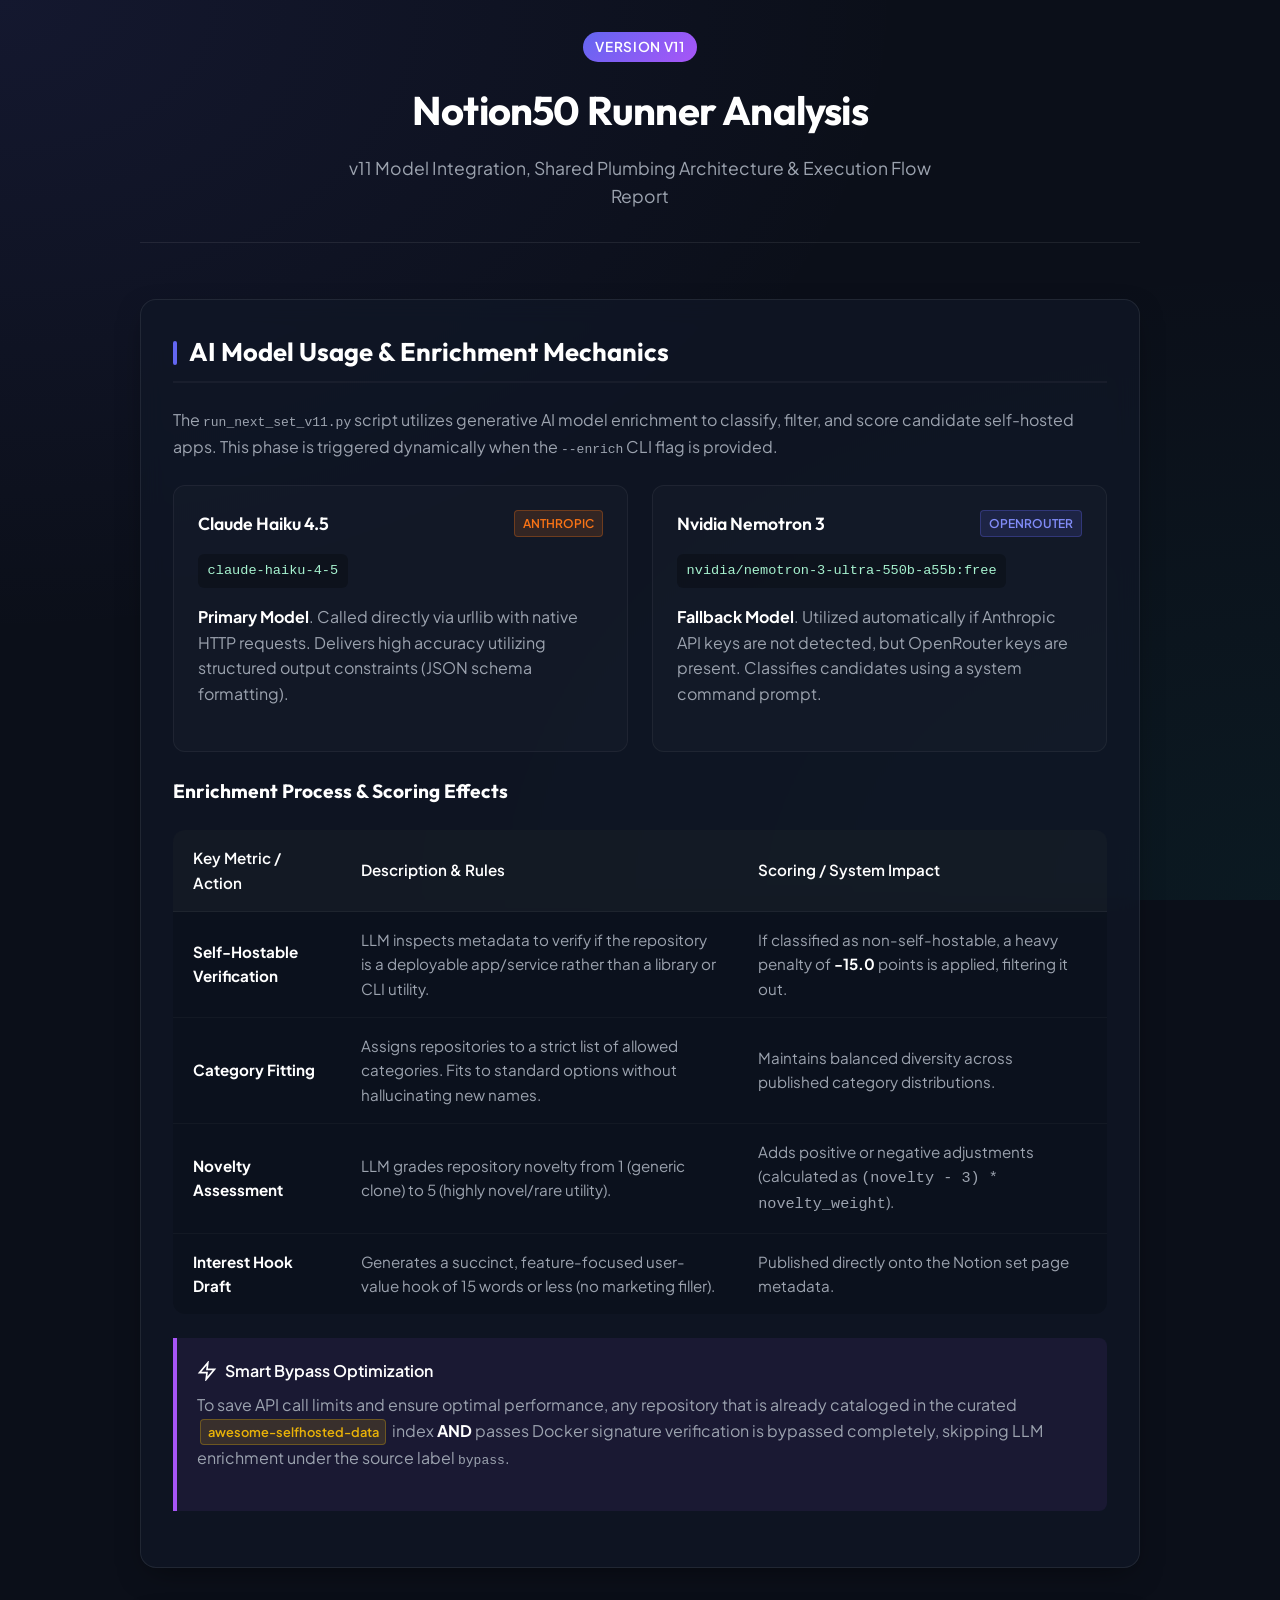
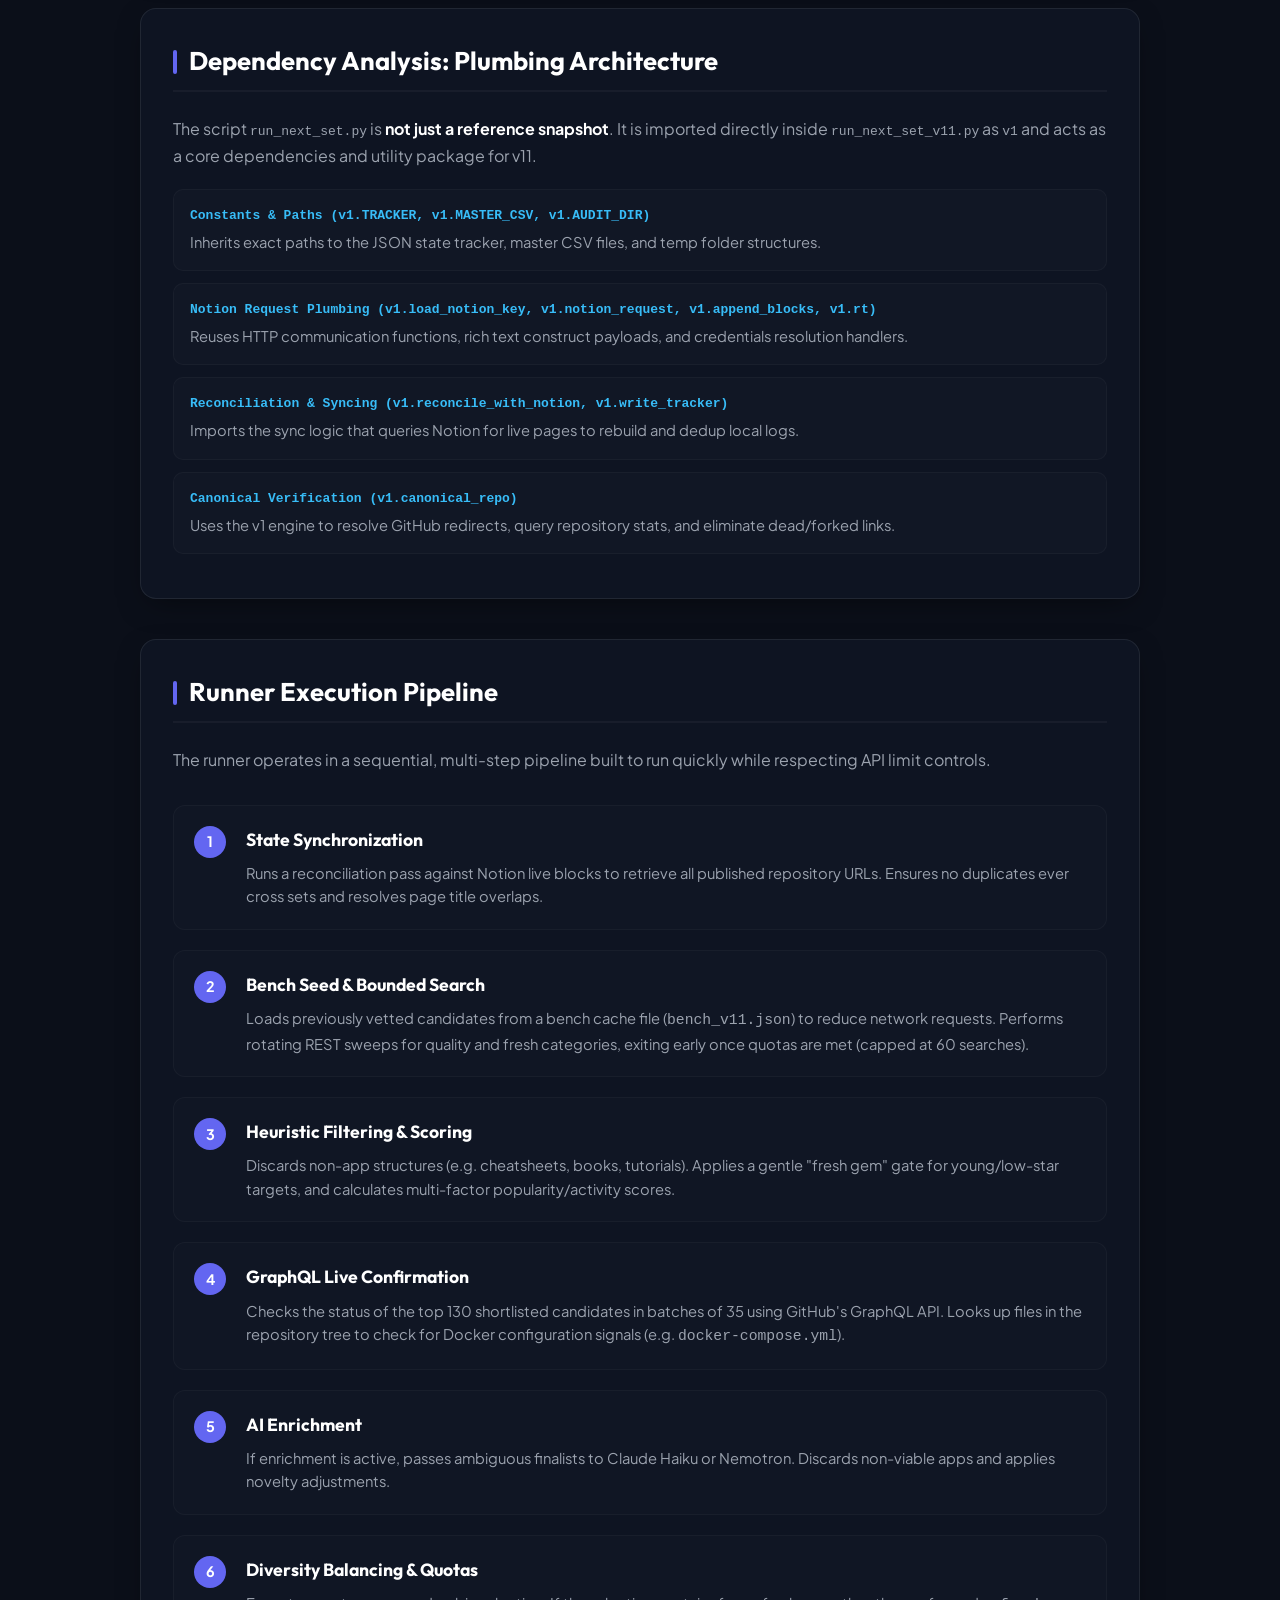
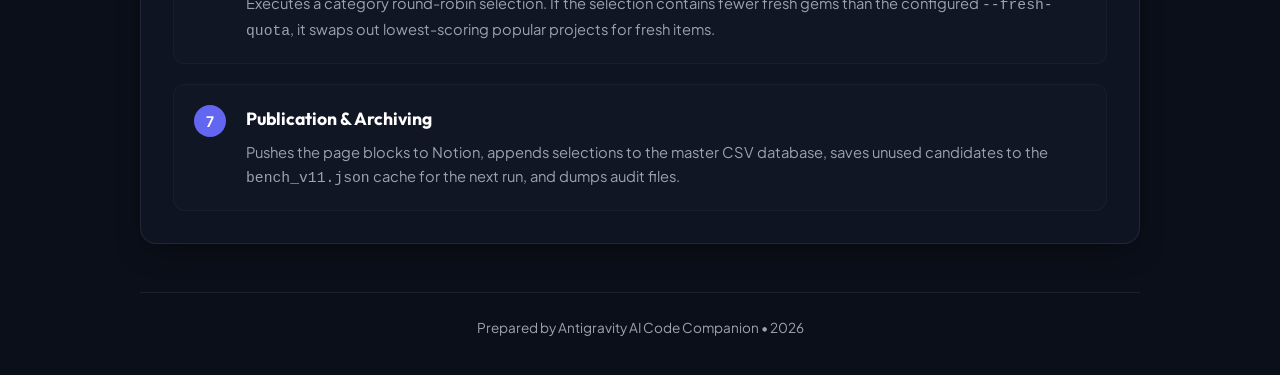
<file: v11-fresh-dir/agy-reports/model_analysis_and_workflow_report.html>
<!DOCTYPE html>
<html lang="en">
<head>
  <meta charset="UTF-8">
  <meta name="viewport" content="width=device-width, initial-scale=1.0">
  <title>Notion50 Runner Analysis: v11 Model Usage & Workflow Report</title>
  <link rel="preconnect" href="https://fonts.googleapis.com">
  <link rel="preconnect" href="https://fonts.gstatic.com" crossorigin>
  <link href="https://fonts.googleapis.com/css2?family=Outfit:wght@300;400;500;600;700&family=Plus+Jakarta+Sans:wght@300;400;500;600;700&display=swap" rel="stylesheet">
  <style>
    :root {
      --bg-color: #0b0f19;
      --card-bg: rgba(17, 24, 39, 0.7);
      --card-border: rgba(255, 255, 255, 0.08);
      --text-main: #f3f4f6;
      --text-muted: #9ca3af;
      --text-highlight: #ffffff;
      --primary: #6366f1;
      --primary-hover: #4f46e5;
      --secondary: #0d9488;
      --accent: #d97706;
      --danger: #ef4444;
      --success: #10b981;
      --fresh-color: #a855f7;
    }

    * {
      box-sizing: border-box;
      margin: 0;
      padding: 0;
    }

    body {
      font-family: 'Plus Jakarta Sans', sans-serif;
      background-color: var(--bg-color);
      color: var(--text-main);
      line-height: 1.6;
      padding: 2rem 1rem;
      background-image: 
        radial-gradient(at 0% 0%, rgba(99, 102, 241, 0.1) 0px, transparent 50%),
        radial-gradient(at 100% 100%, rgba(13, 148, 136, 0.08) 0px, transparent 50%);
      background-attachment: fixed;
    }

    .container {
      max-width: 1000px;
      margin: 0 auto;
    }

    header {
      text-align: center;
      margin-bottom: 3.5rem;
      padding-bottom: 2rem;
      border-bottom: 1px solid var(--card-border);
    }

    .badge-v11 {
      background: linear-gradient(135deg, var(--primary), #a855f7);
      color: white;
      padding: 0.25rem 0.75rem;
      border-radius: 9999px;
      font-size: 0.85rem;
      font-weight: 600;
      text-transform: uppercase;
      letter-spacing: 0.05em;
      display: inline-block;
      margin-bottom: 1rem;
    }

    h1 {
      font-family: 'Outfit', sans-serif;
      font-size: 2.5rem;
      font-weight: 700;
      color: var(--text-highlight);
      margin-bottom: 0.75rem;
      letter-spacing: -0.02em;
    }

    .subtitle {
      color: var(--text-muted);
      font-size: 1.1rem;
      max-width: 600px;
      margin: 0 auto;
    }

    section {
      background: var(--card-bg);
      border: 1px solid var(--card-border);
      border-radius: 16px;
      padding: 2rem;
      margin-bottom: 2.5rem;
      backdrop-filter: blur(12px);
      box-shadow: 0 10px 30px -10px rgba(0, 0, 0, 0.5);
    }

    h2 {
      font-family: 'Outfit', sans-serif;
      font-size: 1.6rem;
      color: var(--text-highlight);
      margin-bottom: 1.5rem;
      display: flex;
      align-items: center;
      gap: 0.75rem;
      border-bottom: 2px solid rgba(255, 255, 255, 0.04);
      padding-bottom: 0.5rem;
    }

    h2::before {
      content: '';
      display: inline-block;
      width: 4px;
      height: 24px;
      background: var(--primary);
      border-radius: 2px;
    }

    h3 {
      font-family: 'Outfit', sans-serif;
      font-size: 1.2rem;
      color: var(--text-highlight);
      margin-top: 1.5rem;
      margin-bottom: 0.75rem;
    }

    p {
      color: var(--text-muted);
      margin-bottom: 1.25rem;
    }

    strong {
      color: var(--text-highlight);
    }

    /* Model Grid */
    .model-cards {
      display: grid;
      grid-template-columns: 1fr 1fr;
      gap: 1.5rem;
      margin-top: 1.5rem;
      margin-bottom: 1.5rem;
    }

    @media (max-width: 768px) {
      .model-cards {
        grid-template-columns: 1fr;
      }
    }

    .model-card {
      background: rgba(255, 255, 255, 0.02);
      border: 1px solid rgba(255, 255, 255, 0.05);
      border-radius: 12px;
      padding: 1.5rem;
      transition: transform 0.2s ease, border-color 0.2s ease;
    }

    .model-card:hover {
      transform: translateY(-2px);
      border-color: rgba(99, 102, 241, 0.3);
    }

    .model-header {
      display: flex;
      justify-content: space-between;
      align-items: center;
      margin-bottom: 1rem;
    }

    .model-title {
      font-family: 'Outfit', sans-serif;
      font-weight: 600;
      font-size: 1.1rem;
      color: var(--text-highlight);
    }

    .provider-badge {
      font-size: 0.75rem;
      padding: 0.2rem 0.5rem;
      border-radius: 4px;
      font-weight: 600;
      text-transform: uppercase;
    }

    .provider-anthropic {
      background: rgba(249, 115, 22, 0.15);
      color: #f97316;
      border: 1px solid rgba(249, 115, 22, 0.3);
    }

    .provider-openrouter {
      background: rgba(99, 102, 241, 0.15);
      color: #818cf8;
      border: 1px solid rgba(99, 102, 241, 0.3);
    }

    .model-meta {
      font-family: monospace;
      font-size: 0.85rem;
      background: rgba(0, 0, 0, 0.25);
      padding: 0.4rem 0.6rem;
      border-radius: 6px;
      color: #a7f3d0;
      margin-bottom: 1rem;
      display: inline-block;
    }

    .note-box {
      background: rgba(168, 85, 247, 0.08);
      border-left: 4px solid var(--fresh-color);
      border-radius: 0 8px 8px 0;
      padding: 1.25rem;
      margin-top: 1.5rem;
      margin-bottom: 1.5rem;
    }

    .note-box-title {
      font-weight: 600;
      color: var(--text-highlight);
      margin-bottom: 0.5rem;
      display: flex;
      align-items: center;
      gap: 0.5rem;
    }

    /* Table Styling */
    table {
      width: 100%;
      border-collapse: collapse;
      margin: 1.5rem 0;
      font-size: 0.95rem;
      background: rgba(0, 0, 0, 0.15);
      border-radius: 12px;
      overflow: hidden;
    }

    th, td {
      padding: 1rem 1.25rem;
      text-align: left;
    }

    th {
      background: rgba(255, 255, 255, 0.03);
      color: var(--text-highlight);
      font-weight: 600;
      border-bottom: 1px solid var(--card-border);
    }

    td {
      border-bottom: 1px solid rgba(255, 255, 255, 0.03);
      color: var(--text-muted);
    }

    tr:last-child td {
      border-bottom: none;
    }

    tr:hover td {
      color: var(--text-highlight);
      background: rgba(255, 255, 255, 0.01);
    }

    /* List items */
    .dependency-list {
      list-style-type: none;
    }

    .dependency-item {
      background: rgba(255, 255, 255, 0.015);
      border: 1px solid rgba(255, 255, 255, 0.03);
      border-radius: 10px;
      padding: 1rem;
      margin-bottom: 0.75rem;
      display: flex;
      flex-direction: column;
      gap: 0.25rem;
    }

    .dependency-name {
      font-family: monospace;
      font-weight: 600;
      color: #38bdf8;
    }

    .dependency-desc {
      color: var(--text-muted);
      font-size: 0.92rem;
    }

    /* Workflow Steps */
    .workflow {
      display: flex;
      flex-direction: column;
      gap: 1.25rem;
      margin-top: 2rem;
    }

    .step-card {
      display: flex;
      gap: 1.25rem;
      background: rgba(255, 255, 255, 0.01);
      border: 1px solid rgba(255, 255, 255, 0.03);
      border-radius: 12px;
      padding: 1.25rem;
      transition: background-color 0.2s ease, border-color 0.2s ease;
    }

    .step-card:hover {
      background: rgba(255, 255, 255, 0.02);
      border-color: rgba(99, 102, 241, 0.2);
    }

    .step-num {
      width: 32px;
      height: 32px;
      background: var(--primary);
      color: white;
      border-radius: 50%;
      display: flex;
      align-items: center;
      justify-content: center;
      font-weight: 700;
      flex-shrink: 0;
      font-size: 0.9rem;
    }

    .step-content h3 {
      margin-top: 0;
      margin-bottom: 0.5rem;
      font-size: 1.1rem;
    }

    .step-content p {
      margin-bottom: 0;
      font-size: 0.92rem;
    }

    /* Badges */
    .inline-badge {
      display: inline-flex;
      align-items: center;
      justify-content: center;
      padding: 0.1rem 0.4rem;
      border-radius: 4px;
      font-size: 0.8rem;
      font-weight: 600;
      margin: 0 0.2rem;
    }
    
    .badge-docker {
      background: rgba(14, 165, 233, 0.15);
      color: #0ea5e9;
      border: 1px solid rgba(14, 165, 233, 0.3);
    }

    .badge-awesome {
      background: rgba(234, 179, 8, 0.15);
      color: #eab308;
      border: 1px solid rgba(234, 179, 8, 0.3);
    }

    .badge-fresh {
      background: rgba(168, 85, 247, 0.15);
      color: #a855f7;
      border: 1px solid rgba(168, 85, 247, 0.3);
    }

    footer {
      text-align: center;
      color: var(--text-muted);
      font-size: 0.85rem;
      margin-top: 3rem;
      padding-top: 1.5rem;
      border-top: 1px solid var(--card-border);
    }
  </style>
</head>
<body>
  <div class="container">
    <header>
      <span class="badge-v11">Version v11</span>
      <h1>Notion50 Runner Analysis</h1>
      <p class="subtitle">v11 Model Integration, Shared Plumbing Architecture & Execution Flow Report</p>
    </header>

    <!-- SECTION 1: MODELS -->
    <section id="models">
      <h2>AI Model Usage & Enrichment Mechanics</h2>
      <p>
        The <code>run_next_set_v11.py</code> script utilizes generative AI model enrichment to classify, filter, and score candidate self-hosted apps. This phase is triggered dynamically when the <code>--enrich</code> CLI flag is provided.
      </p>

      <div class="model-cards">
        <div class="model-card">
          <div class="model-header">
            <span class="model-title">Claude Haiku 4.5</span>
            <span class="provider-badge provider-anthropic">Anthropic</span>
          </div>
          <span class="model-meta">claude-haiku-4-5</span>
          <p>
            <strong>Primary Model</strong>. Called directly via urllib with native HTTP requests. Delivers high accuracy utilizing structured output constraints (JSON schema formatting).
          </p>
        </div>

        <div class="model-card">
          <div class="model-header">
            <span class="model-title">Nvidia Nemotron 3</span>
            <span class="provider-badge provider-openrouter">OpenRouter</span>
          </div>
          <span class="model-meta">nvidia/nemotron-3-ultra-550b-a55b:free</span>
          <p>
            <strong>Fallback Model</strong>. Utilized automatically if Anthropic API keys are not detected, but OpenRouter keys are present. Classifies candidates using a system command prompt.
          </p>
        </div>
      </div>

      <h3>Enrichment Process & Scoring Effects</h3>
      <table>
        <thead>
          <tr>
            <th>Key Metric / Action</th>
            <th>Description & Rules</th>
            <th>Scoring / System Impact</th>
          </tr>
        </thead>
        <tbody>
          <tr>
            <td><strong>Self-Hostable Verification</strong></td>
            <td>LLM inspects metadata to verify if the repository is a deployable app/service rather than a library or CLI utility.</td>
            <td>If classified as non-self-hostable, a heavy penalty of <strong>-15.0</strong> points is applied, filtering it out.</td>
          </tr>
          <tr>
            <td><strong>Category Fitting</strong></td>
            <td>Assigns repositories to a strict list of allowed categories. Fits to standard options without hallucinating new names.</td>
            <td>Maintains balanced diversity across published category distributions.</td>
          </tr>
          <tr>
            <td><strong>Novelty Assessment</strong></td>
            <td>LLM grades repository novelty from 1 (generic clone) to 5 (highly novel/rare utility).</td>
            <td>Adds positive or negative adjustments (calculated as <code>(novelty - 3) * novelty_weight</code>).</td>
          </tr>
          <tr>
            <td><strong>Interest Hook Draft</strong></td>
            <td>Generates a succinct, feature-focused user-value hook of 15 words or less (no marketing filler).</td>
            <td>Published directly onto the Notion set page metadata.</td>
          </tr>
        </tbody>
      </table>

      <div class="note-box">
        <div class="note-box-title">
          <svg width="20" height="20" viewBox="0 0 24 24" fill="none" stroke="currentColor" stroke-width="2"><path d="M13 2L3 14h9l-1 8 10-12h-9l1-8z"/></svg>
          Smart Bypass Optimization
        </div>
        <p>
          To save API call limits and ensure optimal performance, any repository that is already cataloged in the curated <span class="inline-badge badge-awesome">awesome-selfhosted-data</span> index <strong>AND</strong> passes Docker signature verification is bypassed completely, skipping LLM enrichment under the source label <code>bypass</code>.
        </p>
      </div>
    </section>

    <!-- SECTION 2: RELATIONSHIP -->
    <section id="relationship">
      <h2>Dependency Analysis: Plumbing Architecture</h2>
      <p>
        The script <code>run_next_set.py</code> is <strong>not just a reference snapshot</strong>. It is imported directly inside <code>run_next_set_v11.py</code> as <code>v1</code> and acts as a core dependencies and utility package for v11.
      </p>

      <ul class="dependency-list">
        <li class="dependency-item">
          <span class="dependency-name">Constants & Paths (v1.TRACKER, v1.MASTER_CSV, v1.AUDIT_DIR)</span>
          <span class="dependency-desc">Inherits exact paths to the JSON state tracker, master CSV files, and temp folder structures.</span>
        </li>
        <li class="dependency-item">
          <span class="dependency-name">Notion Request Plumbing (v1.load_notion_key, v1.notion_request, v1.append_blocks, v1.rt)</span>
          <span class="dependency-desc">Reuses HTTP communication functions, rich text construct payloads, and credentials resolution handlers.</span>
        </li>
        <li class="dependency-item">
          <span class="dependency-name">Reconciliation & Syncing (v1.reconcile_with_notion, v1.write_tracker)</span>
          <span class="dependency-desc">Imports the sync logic that queries Notion for live pages to rebuild and dedup local logs.</span>
        </li>
        <li class="dependency-item">
          <span class="dependency-name">Canonical Verification (v1.canonical_repo)</span>
          <span class="dependency-desc">Uses the v1 engine to resolve GitHub redirects, query repository stats, and eliminate dead/forked links.</span>
        </li>
      </ul>
    </section>

    <!-- SECTION 3: WORKFLOW -->
    <section id="workflow-steps">
      <h2>Runner Execution Pipeline</h2>
      <p>
        The runner operates in a sequential, multi-step pipeline built to run quickly while respecting API limit controls.
      </p>

      <div class="workflow">
        <div class="step-card">
          <div class="step-num">1</div>
          <div class="step-content">
            <h3>State Synchronization</h3>
            <p>Runs a reconciliation pass against Notion live blocks to retrieve all published repository URLs. Ensures no duplicates ever cross sets and resolves page title overlaps.</p>
          </div>
        </div>

        <div class="step-card">
          <div class="step-num">2</div>
          <div class="step-content">
            <h3>Bench Seed & Bounded Search</h3>
            <p>Loads previously vetted candidates from a bench cache file (<code>bench_v11.json</code>) to reduce network requests. Performs rotating REST sweeps for quality and fresh categories, exiting early once quotas are met (capped at 60 searches).</p>
          </div>
        </div>

        <div class="step-card">
          <div class="step-num">3</div>
          <div class="step-content">
            <h3>Heuristic Filtering & Scoring</h3>
            <p>Discards non-app structures (e.g. cheatsheets, books, tutorials). Applies a gentle "fresh gem" gate for young/low-star targets, and calculates multi-factor popularity/activity scores.</p>
          </div>
        </div>

        <div class="step-card">
          <div class="step-num">4</div>
          <div class="step-content">
            <h3>GraphQL Live Confirmation</h3>
            <p>Checks the status of the top 130 shortlisted candidates in batches of 35 using GitHub's GraphQL API. Looks up files in the repository tree to check for Docker configuration signals (e.g. <code>docker-compose.yml</code>).</p>
          </div>
        </div>

        <div class="step-card">
          <div class="step-num">5</div>
          <div class="step-content">
            <h3>AI Enrichment</h3>
            <p>If enrichment is active, passes ambiguous finalists to Claude Haiku or Nemotron. Discards non-viable apps and applies novelty adjustments.</p>
          </div>
        </div>

        <div class="step-card">
          <div class="step-num">6</div>
          <div class="step-content">
            <h3>Diversity Balancing & Quotas</h3>
            <p>Executes a category round-robin selection. If the selection contains fewer fresh gems than the configured <code>--fresh-quota</code>, it swaps out lowest-scoring popular projects for fresh items.</p>
          </div>
        </div>

        <div class="step-card">
          <div class="step-num">7</div>
          <div class="step-content">
            <h3>Publication & Archiving</h3>
            <p>Pushes the page blocks to Notion, appends selections to the master CSV database, saves unused candidates to the <code>bench_v11.json</code> cache for the next run, and dumps audit files.</p>
          </div>
        </div>
      </div>
    </section>

    <footer>
      <p>Prepared by Antigravity AI Code Companion • 2026</p>
    </footer>
  </div>
</body>
</html>
</file>
